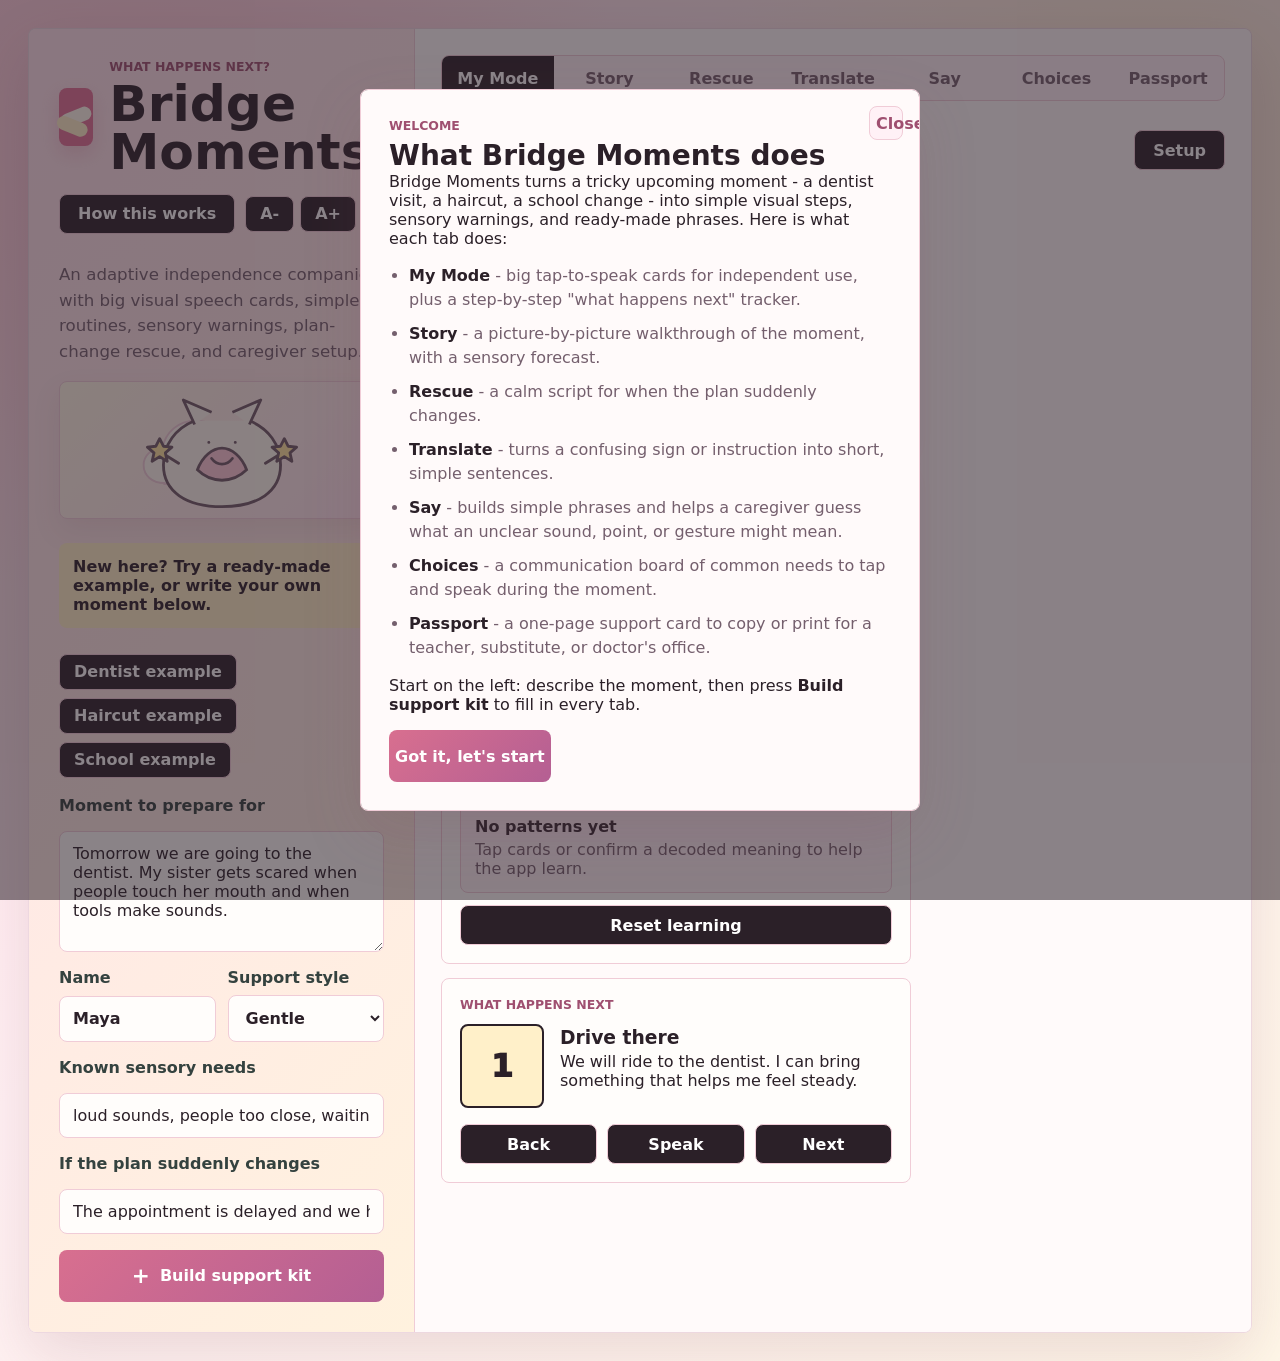
<file: index.html>
<!doctype html>
<html lang="en">
  <head>
    <meta charset="UTF-8" />
    <meta name="viewport" content="width=device-width, initial-scale=1.0" />
    <title>Bridge Moments</title>
    <link rel="stylesheet" href="styles.css" />
  </head>
  <body>
        <div class="tutorial-overlay" id="tutorialOverlay" role="dialog" aria-modal="true" aria-labelledby="tutorialTitle">
        <div class="tutorial-card">
          <button class="tutorial-close" id="tutorialClose" type="button" aria-label="Close tutorial">Close</button>
          <p class="eyebrow">Welcome</p>
          <h2 id="tutorialTitle">What Bridge Moments does</h2>
          <p>
            Bridge Moments turns a tricky upcoming moment - a dentist visit, a haircut, a school change - into simple visual steps, sensory warnings, and ready-made phrases. Here is what each tab does:
          </p>
          <ul class="tutorial-list">
            <li><strong>My Mode</strong> - big tap-to-speak cards for independent use, plus a step-by-step "what happens next" tracker.</li>
            <li><strong>Story</strong> - a picture-by-picture walkthrough of the moment, with a sensory forecast.</li>
            <li><strong>Rescue</strong> - a calm script for when the plan suddenly changes.</li>
            <li><strong>Translate</strong> - turns a confusing sign or instruction into short, simple sentences.</li>
            <li><strong>Say</strong> - builds simple phrases and helps a caregiver guess what an unclear sound, point, or gesture might mean.</li>
            <li><strong>Choices</strong> - a communication board of common needs to tap and speak during the moment.</li>
            <li><strong>Passport</strong> - a one-page support card to copy or print for a teacher, substitute, or doctor's office.</li>
          </ul>
          <p>
            Start on the left: describe the moment, then press <strong>Build support kit</strong> to fill in every tab.
          </p>
          <button class="primary-action" id="tutorialStart" type="button">Got it, let's start</button>
        </div>
      </div>

    <main class="app-shell">
      <section class="workspace" aria-label="Bridge Moments app">
        <aside class="side-panel">
          <div class="brand-lockup">
            <div class="brand-mark" aria-hidden="true"><span></span><span></span></div>
            <div>
              <p class="eyebrow">What happens next?</p>
              <h1>Bridge Moments</h1>
            </div>
          </div>

          <div class="header-tools">
            <button class="small-action" id="helpButton" type="button">How this works</button>
            <div class="text-size-controls" role="group" aria-label="Text size">
              <button class="small-action" id="textSmaller" type="button" aria-label="Decrease text size">A-</button>
              <button class="small-action" id="textLarger" type="button" aria-label="Increase text size">A+</button>
            </div>
          </div>

          <p class="mission">
            An adaptive independence companion with big visual speech cards, simple
            routines, sensory warnings, plan-change rescue, and caregiver setup.
          </p>

          <div class="mascot-card" aria-hidden="true">
            <svg viewBox="0 0 180 132">
              <path class="mascot-cloud" d="M29 101c-13 0-22-8-22-19 0-10 8-18 20-18 3-17 17-29 35-29 14 0 27 7 34 19 5-3 11-5 18-5 18 0 32 13 32 29 0 14-10 24-24 24H29Z"/>
              <path class="mascot-body" d="M61 35c-20 8-33 25-33 47 0 28 24 44 62 44s62-16 62-44c0-22-13-39-33-47"/>
              <path class="mascot-ear" d="M61 39 49 13l30 13"/>
              <path class="mascot-ear" d="m119 39 12-26-30 13"/>
              <path class="mascot-belly" d="M64 87c5-14 16-23 26-23s21 9 26 23c-7 7-16 11-26 11s-19-4-26-11Z"/>
              <path class="mascot-face" d="M76 58h.1M104 58h.1M79 75c6 8 16 8 22 0"/>
              <path class="mascot-arm" d="M44 80 23 67M136 80l21-13"/>
              <path class="mascot-star" d="m24 54 4 8 9 1-7 6 2 9-8-5-8 5 2-9-7-6 9-1 4-8Z"/>
              <path class="mascot-star" d="m156 54 4 8 9 1-7 6 2 9-8-5-8 5 2-9-7-6 9-1 4-8Z"/>
            </svg>
          </div>

          <div class="example-switcher">
            <p class="note">New here? Try a ready-made example, or write your own moment below.</p>
            <div class="example-buttons">
              <button class="small-action" type="button" data-example="dentist">Dentist example</button>
              <button class="small-action" type="button" data-example="haircut">Haircut example</button>
              <button class="small-action" type="button" data-example="school">School example</button>
            </div>
          </div>

          <form id="momentForm" class="moment-form">
            <label for="scenario">Moment to prepare for</label>
            <textarea id="scenario" rows="5">Tomorrow we are going to the dentist. My sister gets scared when people touch her mouth and when tools make sounds.</textarea>

            <div class="field-grid">
              <label>
                Name
                <input id="personName" value="Maya" />
              </label>
              <label>
                Support style
                <select id="supportStyle">
                  <option value="gentle">Gentle</option>
                  <option value="direct">Direct</option>
                  <option value="extra-simple">Extra simple</option>
                </select>
              </label>
            </div>

            <label for="sensory">Known sensory needs</label>
            <input id="sensory" value="loud sounds, people too close, waiting" />

            <label for="changeInput">If the plan suddenly changes</label>
            <input id="changeInput" value="The appointment is delayed and we have to wait 20 minutes." />

            <button class="primary-action" type="submit">
              <span aria-hidden="true">+</span>
              Build support kit
            </button>
          </form>
        </aside>

        <section class="main-panel">
          <nav class="tabs" aria-label="Bridge Moments views">
            <button class="tab active" data-view="assist" type="button">My Mode</button>
            <button class="tab" data-view="story" type="button">Story</button>
            <button class="tab" data-view="rescue" type="button">Rescue</button>
            <button class="tab" data-view="translate" type="button">Translate</button>
            <button class="tab" data-view="say" type="button">Say</button>
            <button class="tab" data-view="choices" type="button">Choices</button>
            <button class="tab" data-view="passport" type="button">Passport</button>
          </nav>

          <section class="view active" id="assistView">
            <div class="view-header">
              <div>
                <p class="eyebrow">Independent use</p>
                <h2>Tap to speak or see next step</h2>
              </div>
              <button class="small-action" id="caregiverToggle" type="button">Setup</button>
            </div>

            <div class="assist-layout">
              <section class="person-mode" aria-label="Personal communication cards">
                <div class="assist-card-grid" id="assistCards"></div>
                <article class="learning-panel">
                  <div>
                    <p class="eyebrow">Learning from patterns</p>
                    <h3>What Bridge Moments is noticing</h3>
                  </div>
                  <div class="pattern-list" id="patternList"></div>
                  <button class="small-action" id="resetLearning" type="button">Reset learning</button>
                </article>
                <article class="now-step">
                  <p class="eyebrow">What happens next</p>
                  <div class="now-step-body">
                    <div class="step-visual" id="currentStepIcon" aria-hidden="true">1</div>
                    <div>
                      <h3 id="currentStepTitle">Drive there</h3>
                      <p id="currentStepText">We will ride to the dentist.</p>
                    </div>
                  </div>
                  <div class="step-controls">
                    <button class="small-action" id="prevStep" type="button">Back</button>
                    <button class="small-action" id="speakStep" type="button">Speak</button>
                    <button class="small-action" id="nextStep" type="button">Next</button>
                  </div>
                </article>
              </section>

              <aside class="caregiver-setup" id="caregiverSetup">
                <p class="eyebrow">Caregiver setup</p>
                <h3>Add a custom card</h3>
<p class="note">Saved only on this device's browser — custom cards and learned patterns won't follow to another phone or tablet.</p>
                <label for="cardLabel">Card label</label>
                <input id="cardLabel" value="Mom" />
                <label for="cardPhrase">Spoken phrase</label>
                <input id="cardPhrase" value="Please call my mom." />
                <label for="cardKind">Visual color</label>
                <select id="cardKind">
                  <option value="need">Need</option>
                  <option value="body">Body</option>
                  <option value="place">Place</option>
                  <option value="person">Person</option>
                </select>
                <label for="cardIcon">Cute icon</label>
                <select id="cardIcon">
                  <option value="buddy">Helper buddy</option>
                  <option value="drop">Water drop</option>
                  <option value="snack">Snack</option>
                  <option value="heart">Comfort heart</option>
                  <option value="home">Home</option>
                  <option value="star">Good job star</option>
                  <option value="phone">Phone</option>
                  <option value="card">Simple card</option>
                </select>
                <label for="cardPhoto">Optional real photo</label>
                <input id="cardPhoto" type="file" accept="image/*" />
                <button class="primary-action" id="addCard" type="button">
                  <span aria-hidden="true">+</span>
                  Add card
                </button>
              </aside>
            </div>
          </section>

          <section class="view" id="storyView">
            <div class="view-header">
              <div>
                <p class="eyebrow">Personal visual preview</p>
                <h2 id="storyTitle">Dentist visit</h2>
              </div>
              <button class="icon-button" id="readStory" type="button" aria-label="Read story aloud" title="Read aloud">
                <span class="play-glyph" aria-hidden="true"></span>
              </button>
            </div>

            <div class="story-grid" id="storyGrid"></div>

            <div class="support-strip">
              <article class="mini-panel">
                <p class="eyebrow">Sensory forecast</p>
                <div id="forecastList" class="forecast-list"></div>
              </article>
              <article class="mini-panel">
                <p class="eyebrow">First then</p>
                <div class="first-then">
                  <div><strong>First</strong><span id="firstStep">Drive there</span></div>
                  <div><strong>Then</strong><span id="thenStep">Wait safely</span></div>
                </div>
              </article>
            </div>
          </section>

          <section class="view" id="rescueView">
            <div class="view-header">
              <div>
                <p class="eyebrow">Plan change rescue</p>
                <h2>When things change</h2>
              </div>
              <button class="small-action" id="readRescue" type="button">Read</button>
            </div>
            <div class="rescue-layout">
              <article class="rescue-card">
                <span class="status-dot"></span>
                <h3>The plan changed.</h3>
                <p id="changeSummary">The appointment is delayed and we have to wait 20 minutes.</p>
              </article>
              <div class="rescue-steps" id="rescueSteps"></div>
            </div>
          </section>

          <section class="view" id="translateView">
            <div class="view-header">
              <div>
                <p class="eyebrow">EasyWorld translator</p>
                <h2>Make confusing words simple</h2>
              </div>
              <button class="small-action" id="translateButton" type="button">Translate</button>
            </div>
            <div class="translator">
              <label for="hardText">Paste a sign, note, instruction, or schedule</label>
              <textarea id="hardText" rows="5">Please remain seated in the waiting area until the hygienist calls your name. The exam may include x-rays and cleaning.</textarea>
              <div class="translation-output" id="translationOutput"></div>
            </div>
          </section>

          <section class="view" id="choicesView">
            <div class="view-header">
              <div>
                <p class="eyebrow">During the moment</p>
                <h2>Communication board</h2>
              </div>
            </div>
            <div class="choice-grid" id="choiceGrid"></div>
          </section>

          <section class="view" id="sayView">
            <div class="view-header">
              <div>
                <p class="eyebrow">Speech and AAC bridge</p>
                <h2>Understand what I mean</h2>
              </div>
              <button class="small-action" id="speakPhrase" type="button">Speak</button>
            </div>
            <div class="speech-layout">
              <article class="phrase-builder">
                <p id="phraseOutput">I want water.</p>
                <div class="phrase-columns" id="phraseColumns"></div>
              </article>
              <article class="guess-panel">
                <p class="eyebrow">Intent decoder</p>
                <h3>When sounds, pointing, or objects are unclear</h3>
                <div class="decoder-grid">
                  <label for="soundInput">
                    Sound heard
                    <input id="soundInput" value="ss oo" placeholder="ex: wa, ba, ss oo" />
                  </label>
                  <label for="objectInput">
                    Object or place
                    <input id="objectInput" value="cup" placeholder="ex: cup, shoes, door" />
                  </label>
                  <label for="gestureInput">
                    Gesture
                    <select id="gestureInput">
                      <option value="brought object">brought object</option>
                      <option value="pointing">pointing</option>
                      <option value="grabbing hand">grabbing hand</option>
                      <option value="pushing away">pushing away</option>
                      <option value="crying">crying</option>
                    </select>
                  </label>
                  <button class="small-action" id="decodeButton" type="button">Decode</button>
                </div>
                <div class="decode-output" id="decodeOutput"></div>
                <div class="confirm-row" id="confirmRow"></div>
                <div class="clue-grid" id="clueGrid"></div>
                <div class="guess-output" id="guessOutput"></div>
              </article>
            </div>
          </section>

          <section class="view" id="passportView">
            <div class="view-header">
              <div>
                <p class="eyebrow">Shareable support card</p>
                <h2>My Voice Passport</h2>
              </div>
            <button class="small-action" id="copyPassport" type="button">Copy</button>
            <button class="small-action" id="printPassport" type="button">Print</button>
            </div>
            <article class="passport-card">
              <div class="passport-top">
                <div class="avatar" aria-hidden="true">M</div>
                <div>
                  <h3 id="passportName">Maya</h3>
                  <p>I understand best with short words, visuals, and time to answer.</p>
                </div>
              </div>
              <div class="passport-list" id="passportList"></div>
            </article>
          </section>
        </section>
      </section>
    </main>

    <script src="app.js"></script>
  </body>
</html>
</file>
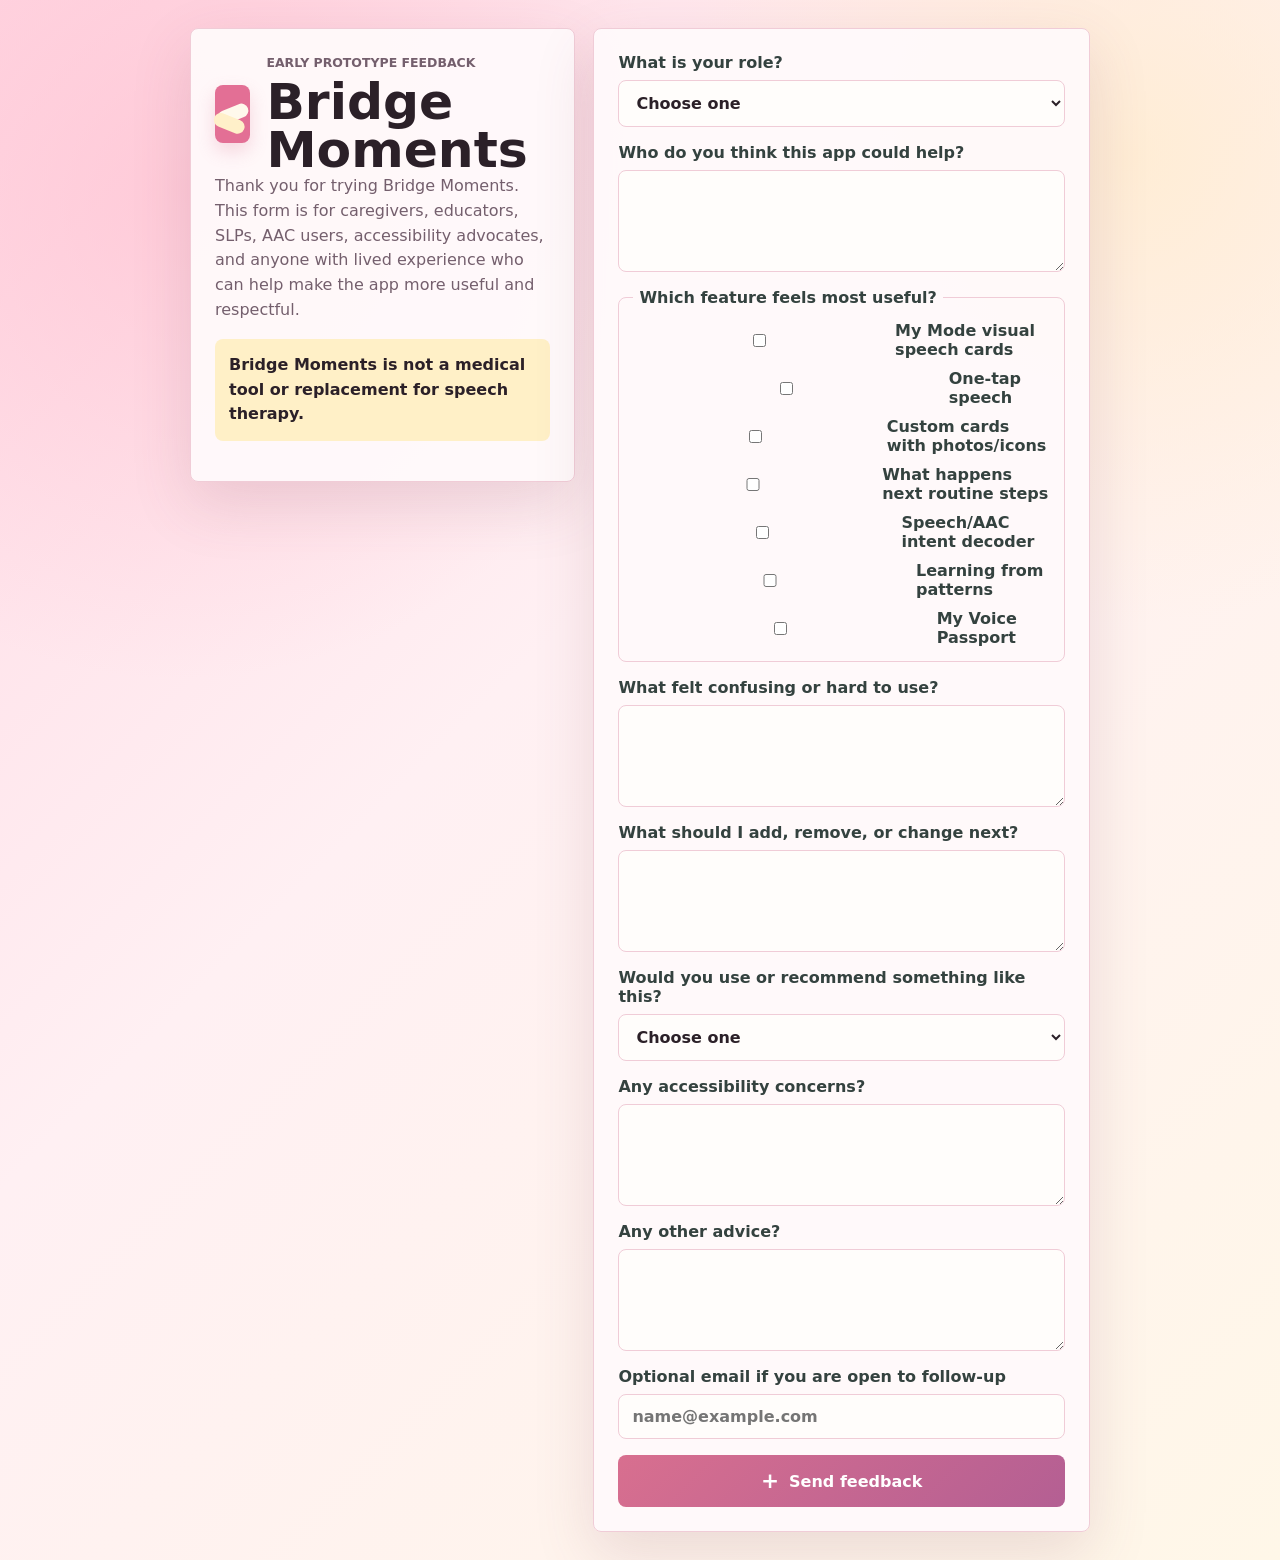
<file: feedback.html>
<!doctype html>
<html lang="en">
  <head>
    <meta charset="UTF-8" />
    <meta name="viewport" content="width=device-width, initial-scale=1.0" />
    <title>Bridge Moments Feedback</title>
    <link rel="stylesheet" href="styles.css" />
  </head>
  <body>
    <main class="feedback-page">
      <section class="feedback-shell">
        <div class="feedback-intro">
          <div class="brand-lockup">
            <div class="brand-mark" aria-hidden="true"><span></span><span></span></div>
            <div>
              <p class="eyebrow">Early prototype feedback</p>
              <h1>Bridge Moments</h1>
            </div>
          </div>
          <p>
            Thank you for trying Bridge Moments. This form is for caregivers,
            educators, SLPs, AAC users, accessibility advocates, and anyone with
            lived experience who can help make the app more useful and respectful.
          </p>
          <p class="note">
            Bridge Moments is not a medical tool or replacement for speech therapy.
          </p>
        </div>

        <form
          class="feedback-form"
          action="https://formsubmit.co/rifaidabd@gmail.com"
          method="POST"
        >
          <input type="hidden" name="_subject" value="New Bridge Moments feedback!" />
                    <input type="hidden" name="_template" value="table" />
          <p class="hidden-field">
            <label>Do not fill this out: <input name="_honey" /></label>
          </p>

          <label>
            What is your role?
            <select name="role" required>
              <option value="">Choose one</option>
              <option>Caregiver / parent</option>
              <option>Sibling / family member</option>
              <option>Teacher / special educator</option>
              <option>Speech-language pathologist</option>
              <option>Occupational therapist</option>
              <option>AAC user</option>
              <option>Disabled / neurodivergent person</option>
              <option>Student</option>
              <option>Other</option>
            </select>
          </label>

          <label>
            Who do you think this app could help?
            <textarea name="who-could-this-help" rows="4" required></textarea>
          </label>

          <fieldset>
            <legend>Which feature feels most useful?</legend>
            <label><input type="checkbox" name="useful-feature" value="My Mode visual speech cards" /> My Mode visual speech cards</label>
            <label><input type="checkbox" name="useful-feature" value="One-tap speech" /> One-tap speech</label>
            <label><input type="checkbox" name="useful-feature" value="Custom cards with photos/icons" /> Custom cards with photos/icons</label>
            <label><input type="checkbox" name="useful-feature" value="What happens next routine steps" /> What happens next routine steps</label>
            <label><input type="checkbox" name="useful-feature" value="Speech/AAC intent decoder" /> Speech/AAC intent decoder</label>
            <label><input type="checkbox" name="useful-feature" value="Learning from patterns" /> Learning from patterns</label>
            <label><input type="checkbox" name="useful-feature" value="My Voice Passport" /> My Voice Passport</label>
          </fieldset>

          <label>
            What felt confusing or hard to use?
            <textarea name="confusing" rows="4"></textarea>
          </label>

          <label>
            What should I add, remove, or change next?
            <textarea name="next-steps" rows="4" required></textarea>
          </label>

          <label>
            Would you use or recommend something like this?
            <select name="recommend" required>
              <option value="">Choose one</option>
              <option>Yes</option>
              <option>Maybe</option>
              <option>No</option>
            </select>
          </label>

          <label>
            Any accessibility concerns?
            <textarea name="accessibility-concerns" rows="4"></textarea>
          </label>

          <label>
            Any other advice?
            <textarea name="other-advice" rows="4"></textarea>
          </label>

          <label>
            Optional email if you are open to follow-up
            <input type="email" name="email" placeholder="name@example.com" />
          </label>

          <button class="primary-action" type="submit">
            <span aria-hidden="true">+</span>
            Send feedback
          </button>
        </form>
      </section>
    </main>
  </body>
</html>
</file>
<file: styles.css>
:root {
  color-scheme: light;
  --ink: #2b2028;
  --muted: #745f6d;
  --paper: #fff1f3;
  --panel: #fffafa;
  --line: #f0ccd7;
  --teal: #5d8f89;
  --teal-2: #dff5f0;
  --coral: #e36f95;
  --coral-2: #ffe1eb;
  --gold: #d99f54;
  --gold-2: #fff0c9;
  --blue: #7a77b8;
  --blue-2: #ece9ff;
  --pink: #ffb4c8;
  --pink-2: #ffe6ee;
  --shadow: 0 22px 60px rgba(128, 74, 96, 0.16);
}

* {
  box-sizing: border-box;
}

body {
  margin: 0;
  min-height: 100vh;
  font-family:
    Inter, ui-sans-serif, system-ui, -apple-system, BlinkMacSystemFont, "Segoe UI",
    sans-serif;
  color: var(--ink);
  background:
    radial-gradient(circle at 14% 12%, rgba(255, 180, 200, 0.48), transparent 28%),
    radial-gradient(circle at 88% 10%, rgba(255, 235, 199, 0.68), transparent 26%),
    linear-gradient(135deg, #ffd9e4 0%, #fff0f3 42%, #fff7e8 100%);
}

button,
input,
select,
textarea {
  font: inherit;
}

.app-shell {
  min-height: 100vh;
  padding: 28px;
  display: grid;
  place-items: center;
}

.workspace {
  width: min(1280px, 100%);
  min-height: min(780px, calc(100vh - 56px));
  display: grid;
  grid-template-columns: 386px 1fr;
  background: rgba(255, 250, 251, 0.94);
  border: 1px solid rgba(237, 214, 223, 0.95);
  border-radius: 8px;
  box-shadow: var(--shadow);
  overflow: hidden;
}

.side-panel {
  padding: 30px;
  background:
    linear-gradient(135deg, rgba(255, 225, 235, 0.96), rgba(255, 241, 219, 0.9)),
    radial-gradient(circle, rgba(255, 255, 255, 0.65) 1px, transparent 1px);
  background-size: auto, 18px 18px;
  border-right: 1px solid var(--line);
}

.brand-lockup,
.passport-top,
.view-header {
  display: flex;
  align-items: center;
  justify-content: space-between;
  gap: 16px;
}

.brand-lockup {
  justify-content: flex-start;
}

.brand-mark {
  width: 58px;
  height: 58px;
  position: relative;
  display: grid;
  place-items: center;
  background: var(--coral);
  border-radius: 8px;
  box-shadow: 0 8px 18px rgba(216, 111, 143, 0.24);
}

.brand-mark span {
  position: absolute;
  width: 32px;
  height: 14px;
  border-radius: 18px;
  background: #fff9ec;
  transform: rotate(-22deg);
}

.brand-mark span + span {
  background: #fff0c9;
  transform: rotate(22deg) translateY(10px);
}

.eyebrow {
  margin: 0 0 6px;
  color: #9f4f70;
  font-size: 0.78rem;
  font-weight: 800;
  letter-spacing: 0;
  text-transform: uppercase;
}

h1,
h2,
h3,
p {
  margin-top: 0;
}

h1 {
  margin-bottom: 0;
  font-size: clamp(2rem, 4vw, 3.15rem);
  line-height: 0.95;
}

h2 {
  margin-bottom: 0;
  font-size: 1.75rem;
}

h3 {
  margin-bottom: 4px;
}

.mission {
  margin: 28px 0 16px;
  color: var(--muted);
  font-size: 1.04rem;
  line-height: 1.55;
}

.mascot-card {
  height: 138px;
  margin: 0 0 24px;
  display: grid;
  place-items: center;
  border: 1px solid var(--line);
  border-radius: 8px;
  background: linear-gradient(135deg, #fff7e5, #ffe3ed);
  box-shadow: 0 12px 28px rgba(128, 74, 96, 0.1);
  overflow: hidden;
}

.mascot-card svg {
  width: 170px;
  height: 126px;
}

.mascot-cloud {
  fill: #fffaf0;
  stroke: #f0ccd7;
  stroke-width: 2;
}

.mascot-body,
.mascot-ear {
  fill: #fffaf0;
  stroke: #6f5967;
  stroke-width: 3;
  stroke-linejoin: round;
}

.mascot-belly {
  fill: #ffcad9;
  stroke: #6f5967;
  stroke-width: 3;
}

.mascot-face,
.mascot-arm,
.mascot-star {
  fill: none;
  stroke: #6f5967;
  stroke-width: 3;
  stroke-linecap: round;
  stroke-linejoin: round;
}

.mascot-star {
  fill: #ffe59d;
}

.moment-form {
  display: grid;
  gap: 16px;
}

label {
  display: grid;
  gap: 8px;
  color: #34423f;
  font-weight: 750;
}

textarea,
input,
select {
  width: 100%;
  border: 1px solid var(--line);
  background: #fffdfb;
  color: var(--ink);
  padding: 12px 13px;
  border-radius: 8px;
  outline: none;
}

textarea:focus,
input:focus,
select:focus {
  border-color: var(--coral);
  box-shadow: 0 0 0 3px rgba(216, 111, 143, 0.18);
}

.field-grid {
  display: grid;
  grid-template-columns: 1fr 1fr;
  gap: 12px;
}

.primary-action {
  min-height: 52px;
  border: 0;
  color: white;
  background: linear-gradient(135deg, #d86f8f, #b45f93);
  border-radius: 8px;
  font-weight: 850;
  cursor: pointer;
  display: inline-flex;
  align-items: center;
  justify-content: center;
  gap: 10px;
}

.primary-action span {
  font-size: 1.35rem;
  line-height: 1;
}

.main-panel {
  padding: 26px;
  background: var(--panel);
  display: grid;
  grid-template-rows: auto 1fr;
  gap: 22px;
}

.tabs {
  width: 100%;
  display: grid;
  grid-template-columns: repeat(7, minmax(0, 1fr));
  border: 1px solid var(--line);
  background: #fff1f6;
  border-radius: 8px;
  overflow: hidden;
}

.tab {
  min-height: 44px;
  border: 0;
  background: transparent;
  color: var(--muted);
  font-weight: 800;
  cursor: pointer;
  padding: 0 10px;
}

.tab.active {
  background: #2b2028;
  color: white;
}

.view {
  display: none;
}

.view.active {
  display: block;
}

.icon-button {
  width: 48px;
  aspect-ratio: 1;
  border: 1px solid var(--line);
  background: var(--pink-2);
  color: #9f4f70;
  border-radius: 8px;
  cursor: pointer;
  font-weight: 900;
}

.play-glyph {
  display: inline-block;
  width: 0;
  height: 0;
  margin-left: 4px;
  border-top: 9px solid transparent;
  border-bottom: 9px solid transparent;
  border-left: 14px solid currentColor;
}

.story-grid {
  margin-top: 22px;
  display: grid;
  grid-template-columns: repeat(2, minmax(0, 1fr));
  gap: 14px;
}

.story-card,
.choice-card,
.passport-card,
.mini-panel,
.rescue-card,
.rescue-step,
.translation-output,
.simple-line,
.phrase-builder,
.guess-panel,
.guess-output,
.decode-output,
.assist-card,
.now-step,
.caregiver-setup,
.learning-panel,
.pattern-card {
  border: 1px solid var(--line);
  background: #fffdfb;
  border-radius: 8px;
}

.assist-layout {
  margin-top: 22px;
  display: grid;
  grid-template-columns: 1fr 300px;
  gap: 14px;
  align-items: start;
}

.person-mode {
  display: grid;
  gap: 14px;
}

.assist-card-grid {
  display: grid;
  grid-template-columns: repeat(3, minmax(0, 1fr));
  gap: 14px;
}

.assist-card {
  min-height: 178px;
  padding: 16px;
  display: grid;
  grid-template-rows: 1fr auto;
  gap: 12px;
  text-align: left;
  box-shadow: 0 10px 24px rgba(128, 74, 96, 0.08);
  transition:
    transform 160ms ease,
    box-shadow 160ms ease;
}

.assist-speak {
  min-width: 0;
  border: 0;
  padding: 0;
  display: grid;
  grid-template-rows: 1fr auto;
  gap: 12px;
  background: transparent;
  color: inherit;
  cursor: pointer;
  text-align: left;
}

.assist-card:hover {
  transform: translateY(-2px);
  box-shadow: 0 16px 30px rgba(128, 74, 96, 0.13);
}

.assist-visual {
  min-height: 96px;
  display: grid;
  place-items: center;
  gap: 4px;
  overflow: hidden;
  background: #ffeef4;
  border: 2px solid rgba(86, 60, 73, 0.8);
  border-radius: 8px;
  color: var(--ink);
  font-size: 0.86rem;
  font-weight: 950;
  text-align: center;
}

.assist-icon {
  width: 50px;
  height: 50px;
  display: block;
}

.assist-icon svg {
  width: 100%;
  height: 100%;
  stroke: currentColor;
  fill: none;
  stroke-width: 2.25;
  stroke-linecap: round;
  stroke-linejoin: round;
}

.assist-visual img {
  width: 100%;
  height: 100%;
  object-fit: cover;
}

.assist-card[data-kind="body"] .assist-visual {
  background: #ffe2ec;
}

.assist-card[data-kind="place"] .assist-visual {
  background: #fff0c7;
}

.assist-card[data-kind="person"] .assist-visual {
  background: #eee9ff;
}

.delete-card {
  min-height: 34px;
  border: 1px solid var(--line);
  background: #fff1f6;
  color: #9f4f70;
  border-radius: 8px;
  font-weight: 850;
  cursor: pointer;
}

.assist-label {
  display: block;
  font-size: 1.35rem;
  line-height: 1.15;
  font-weight: 950;
}

.assist-phrase {
  display: block;
  margin-top: 4px;
  color: var(--muted);
  line-height: 1.35;
}

.now-step,
.caregiver-setup,
.learning-panel {
  padding: 18px;
}

.learning-panel {
  display: grid;
  gap: 12px;
}

.pattern-list {
  display: grid;
  gap: 10px;
}

.pattern-card {
  padding: 14px;
  background: #fff3f7;
}

.pattern-card strong {
  display: block;
  margin-bottom: 4px;
}

.pattern-card span {
  color: var(--muted);
}

.now-step-body {
  display: grid;
  grid-template-columns: 84px 1fr;
  gap: 16px;
  align-items: center;
  margin: 12px 0 16px;
}

.step-visual {
  width: 84px;
  aspect-ratio: 1;
  display: grid;
  place-items: center;
  background: var(--gold-2);
  border: 2px solid var(--ink);
  border-radius: 8px;
  font-size: 2rem;
  font-weight: 950;
}

.step-controls {
  display: grid;
  grid-template-columns: repeat(3, 1fr);
  gap: 10px;
}

.caregiver-setup {
  display: none;
  gap: 12px;
}

.caregiver-setup.open {
  display: grid;
}

.story-card {
  min-height: 132px;
  padding: 18px;
  display: grid;
  grid-template-columns: 70px 1fr;
  gap: 16px;
  align-items: center;
}

.pictogram,
.choice-icon,
.avatar {
  display: grid;
  place-items: center;
  color: var(--ink);
  font-weight: 900;
}

.pictogram {
  width: 70px;
  aspect-ratio: 1;
  border: 2px solid currentColor;
  background: var(--gold-2);
  border-radius: 8px;
  position: relative;
  overflow: hidden;
}

.pictogram::before,
.pictogram::after {
  content: "";
  position: absolute;
  background: currentColor;
}

.icon-car::before {
  width: 44px;
  height: 18px;
  border-radius: 18px 18px 6px 6px;
}

.icon-car::after {
  width: 48px;
  height: 8px;
  bottom: 14px;
  box-shadow: -14px 10px 0 -1px currentColor, 14px 10px 0 -1px currentColor;
}

.icon-chair::before {
  width: 34px;
  height: 24px;
  top: 16px;
}

.icon-chair::after {
  width: 8px;
  height: 38px;
  bottom: 10px;
  box-shadow: 24px 0 0 currentColor;
}

.icon-mirror::before {
  width: 30px;
  height: 30px;
  border-radius: 50%;
  border: 6px solid currentColor;
  background: transparent;
}

.icon-mirror::after {
  width: 8px;
  height: 24px;
  bottom: 9px;
  transform: rotate(-35deg);
}

.icon-hand::before {
  width: 12px;
  height: 42px;
  border-radius: 10px;
  box-shadow:
    12px 4px 0 currentColor,
    24px 9px 0 currentColor,
    36px 15px 0 currentColor;
}

.icon-hand::after {
  width: 38px;
  height: 22px;
  bottom: 12px;
  border-radius: 18px 18px 6px 6px;
}

.icon-home::before {
  width: 42px;
  height: 34px;
  bottom: 12px;
}

.icon-home::after {
  width: 40px;
  height: 40px;
  transform: rotate(45deg);
  top: 10px;
}

.icon-star::before {
  width: 44px;
  height: 44px;
  clip-path: polygon(50% 0, 61% 35%, 98% 35%, 67% 56%, 79% 91%, 50% 70%, 21% 91%, 33% 56%, 2% 35%, 39% 35%);
}

.story-card:nth-child(2n) .pictogram,
.choice-card:nth-child(2n) .choice-icon {
  background: var(--blue-2);
}

.story-card:nth-child(3n) .pictogram,
.choice-card:nth-child(3n) .choice-icon {
  background: var(--pink-2);
}

.step-number {
  color: var(--coral);
  font-size: 0.78rem;
  font-weight: 900;
  text-transform: uppercase;
}

.story-card p,
.choice-card p,
.passport-card p,
.rescue-card p,
.rescue-step p {
  margin-bottom: 0;
  color: var(--muted);
  line-height: 1.45;
}

.support-strip {
  margin-top: 14px;
  display: grid;
  grid-template-columns: 1.4fr 0.8fr;
  gap: 14px;
}

.mini-panel {
  padding: 18px;
}

.forecast-list,
.rescue-steps,
.translation-output {
  display: grid;
  gap: 10px;
}

.forecast-item {
  display: grid;
  grid-template-columns: 88px 1fr;
  gap: 10px;
  align-items: start;
  color: var(--muted);
}

.forecast-item strong {
  color: var(--ink);
}

.first-then {
  display: grid;
  grid-template-columns: 1fr 1fr;
  gap: 12px;
}

.first-then div {
  min-height: 96px;
  display: grid;
  align-content: center;
  gap: 8px;
  padding: 14px;
  background: var(--gold-2);
  border: 1px solid #e1ca8d;
  border-radius: 8px;
}

.first-then div + div {
  background: var(--teal-2);
  border-color: #abd2cb;
}

.first-then strong {
  color: var(--coral);
  text-transform: uppercase;
  font-size: 0.76rem;
}

.first-then span {
  font-size: 1.15rem;
  font-weight: 900;
}

.small-action {
  min-height: 40px;
  border: 1px solid var(--line);
  background: #2b2028;
  color: white;
  padding: 0 18px;
  font-weight: 850;
  cursor: pointer;
  border-radius: 8px;
}

.rescue-layout,
.translator,
.speech-layout {
  margin-top: 22px;
  display: grid;
  gap: 14px;
}

.speech-layout {
  grid-template-columns: 1fr 1fr;
}

.phrase-builder,
.guess-panel {
  padding: 20px;
}

#phraseOutput {
  min-height: 86px;
  display: grid;
  place-items: center;
  margin-bottom: 16px;
  padding: 16px;
  background: linear-gradient(135deg, #d86f8f, #7a77b8);
  color: white;
  font-size: 2rem;
  line-height: 1.15;
  font-weight: 900;
  text-align: center;
  border-radius: 8px;
}

.phrase-columns {
  display: grid;
  grid-template-columns: repeat(3, minmax(0, 1fr));
  gap: 12px;
}

.phrase-column {
  display: grid;
  align-content: start;
  gap: 8px;
}

.phrase-column h3 {
  font-size: 0.9rem;
  color: var(--muted);
}

.word-chip,
.clue-chip {
  min-height: 48px;
  border: 1px solid var(--line);
  background: #fff3f7;
  color: var(--ink);
  font-weight: 850;
  cursor: pointer;
  text-align: center;
  border-radius: 8px;
}

.word-chip.active,
.clue-chip.active {
  background: var(--pink-2);
  border-color: var(--coral);
}

.clue-grid {
  margin: 14px 0;
  display: grid;
  grid-template-columns: repeat(2, minmax(0, 1fr));
  gap: 8px;
}

.decoder-grid {
  margin-top: 14px;
  display: grid;
  grid-template-columns: 1fr 1fr;
  gap: 10px;
}

.decoder-grid .small-action {
  align-self: end;
}

.decode-output,
.guess-output {
  padding: 16px;
  margin-top: 12px;
  background: var(--blue-2);
}

.decode-output {
  background: #fff3d6;
}

.decode-output strong,
.guess-output strong {
  display: block;
  margin-bottom: 8px;
}

.confirm-row {
  display: grid;
  grid-template-columns: repeat(3, minmax(0, 1fr));
  gap: 8px;
  margin-top: 10px;
}

.rescue-card {
  padding: 22px;
  background: var(--coral-2);
  position: relative;
}

.status-dot {
  width: 14px;
  aspect-ratio: 1;
  display: inline-block;
  background: var(--coral);
  margin-bottom: 12px;
}

.rescue-steps {
  grid-template-columns: repeat(5, minmax(0, 1fr));
}

.rescue-step {
  min-height: 172px;
  padding: 16px;
}

.rescue-step span {
  width: 34px;
  aspect-ratio: 1;
  display: grid;
  place-items: center;
  margin-bottom: 14px;
  background: var(--coral);
  color: white;
  font-weight: 900;
}

.translator textarea {
  resize: vertical;
}

.translation-output {
  padding: 14px;
  background: #fff3f7;
}

.simple-line {
  padding: 14px;
  background: #fffdfb;
  color: var(--ink);
  font-weight: 750;
}

.choice-grid {
  margin-top: 22px;
  display: grid;
  grid-template-columns: repeat(3, minmax(0, 1fr));
  gap: 14px;
}

.choice-card {
  min-height: 144px;
  padding: 18px;
  display: grid;
  gap: 14px;
  text-align: left;
  cursor: pointer;
  box-shadow: 0 8px 20px rgba(128, 74, 96, 0.07);
}

.choice-icon,
.avatar {
  width: 54px;
  aspect-ratio: 1;
  background: var(--teal-2);
  font-size: 1rem;
  letter-spacing: 0;
  border-radius: 8px;
}

.passport-card {
  margin-top: 22px;
  padding: 24px;
}

.avatar {
  flex: 0 0 auto;
  background: var(--coral);
  color: white;
}

.passport-list {
  margin-top: 20px;
  display: grid;
  grid-template-columns: repeat(2, minmax(0, 1fr));
  gap: 12px;
}

.passport-item {
  padding: 14px;
  background: #fff3f7;
  border-left: 5px solid var(--coral);
  border-radius: 8px;
}

.passport-item strong {
  display: block;
  margin-bottom: 5px;
}

@media (max-width: 900px) {
  .app-shell {
    padding: 0;
  }

  .workspace {
    min-height: 100vh;
    grid-template-columns: 1fr;
  }

  .side-panel {
    border-right: 0;
    border-bottom: 1px solid var(--line);
  }

  .story-grid,
  .choice-grid,
  .passport-list,
  .support-strip,
  .rescue-steps,
  .speech-layout,
  .phrase-columns,
  .assist-layout,
  .assist-card-grid {
    grid-template-columns: 1fr;
  }
}

@media (max-width: 520px) {
  .side-panel,
  .main-panel {
    padding: 20px;
  }

  .tabs {
    grid-template-columns: 1fr;
    width: 100%;
  }

  .field-grid,
  .first-then {
    grid-template-columns: 1fr;
  }

  .story-card {
    grid-template-columns: 56px 1fr;
    min-height: 126px;
  }

  .pictogram {
    width: 56px;
  }
}

.feedback-page {
  min-height: 100vh;
  padding: 28px;
  display: grid;
  place-items: start center;
}

.feedback-shell {
  width: min(900px, 100%);
  display: grid;
  grid-template-columns: 0.8fr 1.2fr;
  gap: 18px;
}

.feedback-intro,
.feedback-form {
  border: 1px solid var(--line);
  border-radius: 8px;
  background: rgba(255, 250, 251, 0.95);
  box-shadow: var(--shadow);
  padding: 24px;
}

.feedback-intro {
  align-self: start;
}

.feedback-intro p {
  color: var(--muted);
  line-height: 1.55;
}

.note {
  padding: 14px;
  border-radius: 8px;
  background: #fff0c7;
  color: var(--ink) !important;
  font-weight: 800;
}

.feedback-form {
  display: grid;
  gap: 16px;
}

.feedback-form fieldset {
  margin: 0;
  padding: 14px;
  border: 1px solid var(--line);
  border-radius: 8px;
  display: grid;
  gap: 10px;
}

.feedback-form legend {
  padding: 0 6px;
  color: #34423f;
  font-weight: 850;
}

.feedback-form fieldset label {
  display: flex;
  align-items: center;
  gap: 10px;
  font-weight: 700;
}

.hidden-field {
  display: none;
}

@media (max-width: 800px) {
  .feedback-page {
    padding: 0;
  }

  .feedback-shell {
    grid-template-columns: 1fr;
  }
}

html.text-large {
  font-size: 112%;
}

html.text-xlarge {
  font-size: 128%;
}

.header-tools {
  margin: 18px 0 6px;
  display: flex;
  flex-wrap: wrap;
  align-items: center;
  gap: 10px;
}

.text-size-controls {
  display: flex;
  gap: 6px;
}

.text-size-controls .small-action {
  min-height: 36px;
  padding: 0 14px;
}

.example-switcher {
  margin: 0 0 18px;
  display: grid;
  gap: 10px;
}

.example-buttons {
  display: flex;
  flex-wrap: wrap;
  gap: 8px;
}

.example-buttons .small-action {
  min-height: 36px;
  padding: 0 14px;
}

.tutorial-overlay {
  position: fixed;
  inset: 0;
  display: none;
  align-items: center;
  justify-content: center;
  padding: 24px;
  background: rgba(43, 32, 40, 0.55);
  z-index: 50;
}

.tutorial-overlay.open {
  display: flex;
}

.tutorial-card {
  position: relative;
  width: min(560px, 100%);
  max-height: 88vh;
  overflow-y: auto;
  padding: 28px;
  background: var(--panel);
  border: 1px solid var(--line);
  border-radius: 8px;
  box-shadow: var(--shadow);
}

.tutorial-close {
  position: absolute;
  top: 16px;
  right: 16px;
  width: 34px;
  aspect-ratio: 1;
  border: 1px solid var(--line);
  background: #fff1f6;
  color: #9f4f70;
  border-radius: 8px;
  font-weight: 800;
  cursor: pointer;
}

.tutorial-list {
  margin: 16px 0;
  padding-left: 20px;
  display: grid;
  gap: 10px;
  color: var(--muted);
  line-height: 1.5;
}

.tutorial-list strong {
  color: var(--ink);
}

@media print {
  body * {
    visibility: hidden;
  }

  .passport-card,
  .passport-card * {
    visibility: visible;
  }

  .passport-card {
    position: absolute;
    top: 0;
    left: 0;
    width: 100%;
    margin: 0;
    box-shadow: none;
    border: 0;
  }
}
</file>
